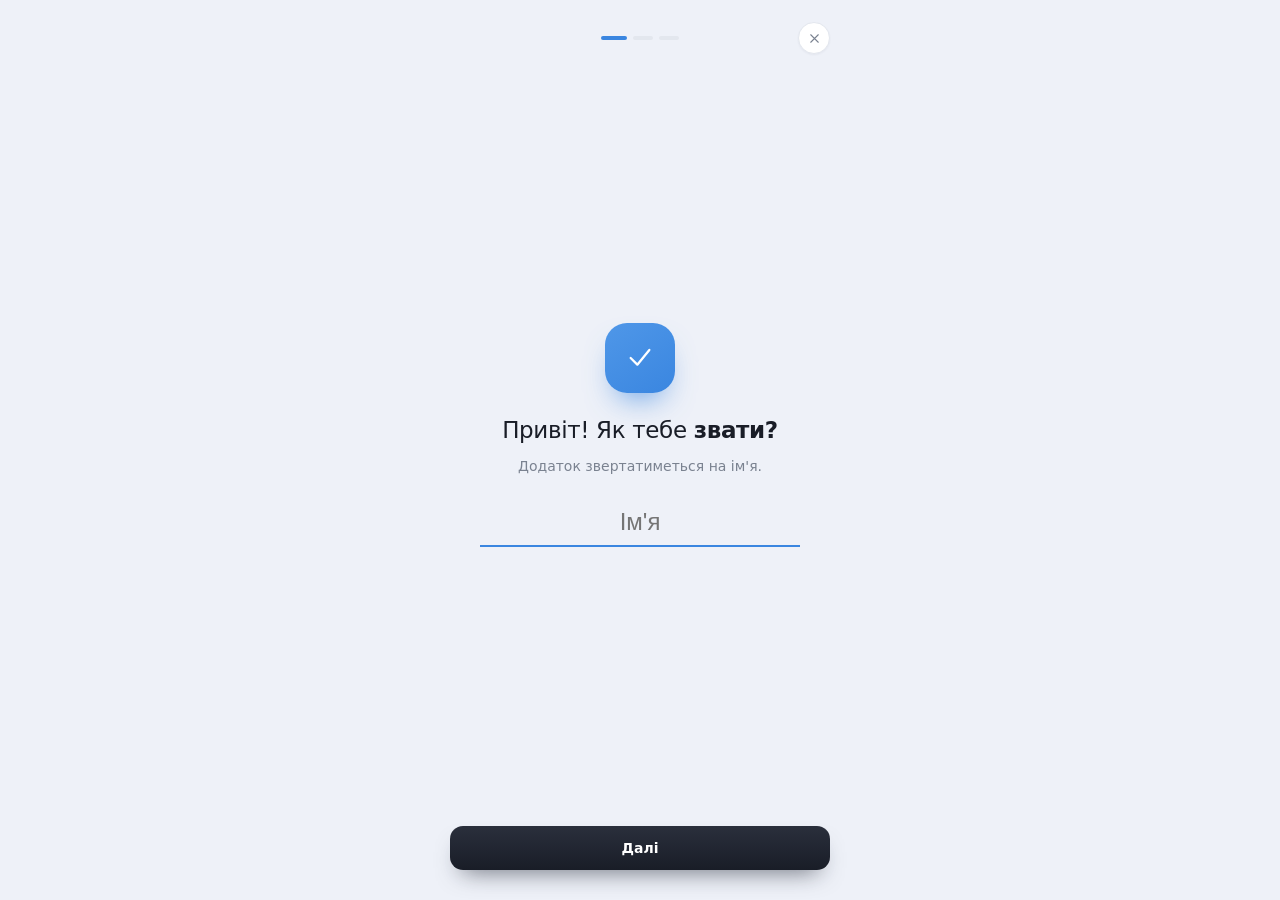
<file: index.html>
<!doctype html>
<html lang="uk">
<head>
  <meta charset="utf-8">
  <meta name="viewport" content="width=device-width, initial-scale=1, viewport-fit=cover">
  <title>пілюлі — трекер прийому ліків</title>
  <meta name="description" content="Особистий трекер прийому ліків та вітамінів. Локальний, приватний, працює офлайн.">
  <meta name="theme-color" content="#3a86e0">
  <link rel="manifest" href="manifest.webmanifest">
  <link rel="icon" href="icons/favicon.ico">
  <link rel="apple-touch-icon" href="icons/apple-touch-icon.png">
  <link rel="stylesheet" href="styles/tokens.css?v=2">
  <link rel="stylesheet" href="styles/app.css?v=2">
</head>
<body>
  <div id="app"></div>
  <nav id="tabbar" class="tabbar hidden"></nav>

  <script src="js/icons.js?v=2"></script>
  <script src="js/schedule.js?v=2"></script>
  <script src="js/store.js?v=2"></script>
  <script src="js/ui.js?v=2"></script>
  <script src="js/views/onboarding.js?v=2"></script>
  <script src="js/views/today.js?v=2"></script>
  <script src="js/views/addMed.js?v=2"></script>
  <script src="js/views/stats.js?v=2"></script>
  <script src="js/views/reminders.js?v=2"></script>
  <script src="js/views/settings.js?v=2"></script>
  <script src="js/main.js?v=2"></script>
</body>
</html>
</file>
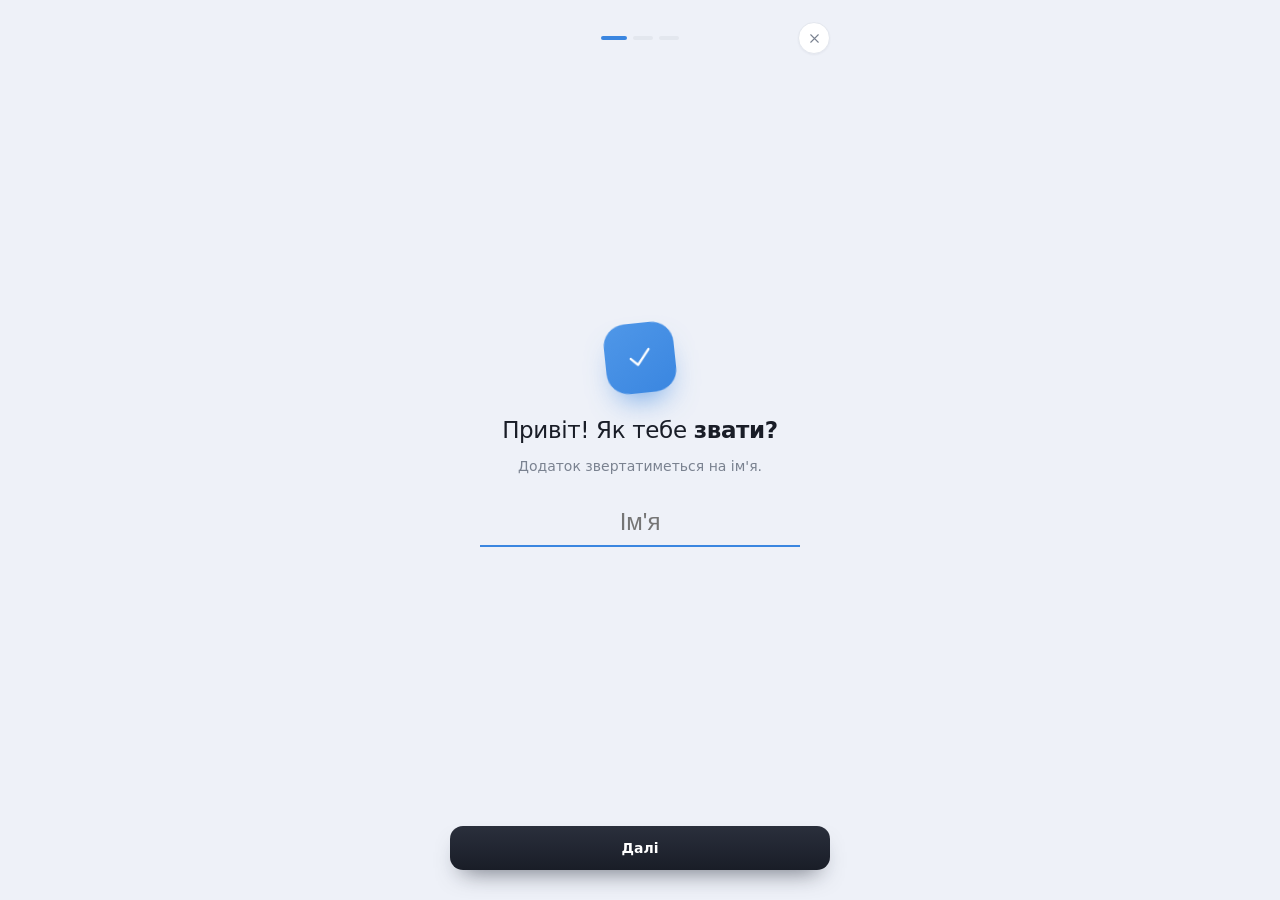
<file: reset.html>
<!doctype html>
<html lang="uk">
<head>
  <meta charset="utf-8">
  <meta name="viewport" content="width=device-width, initial-scale=1">
  <title>Скидання кешу — пілюлі</title>
  <style>
    body{margin:0;min-height:100vh;display:grid;place-items:center;background:#eef1f8;
      font-family:"Segoe UI",system-ui,sans-serif;color:#191d27}
    .box{text-align:center;background:#fff;border:1px solid #e3e7ee;border-radius:20px;
      padding:32px 28px;box-shadow:0 20px 50px -30px rgba(28,40,72,.4);max-width:360px}
    .dot{width:52px;height:52px;border-radius:16px;background:linear-gradient(140deg,#5a9be8,#3a86e0);
      margin:0 auto 16px;display:grid;place-items:center}
    .dot::after{content:"";width:18px;height:18px;border-radius:50%;background:#fff}
    h1{font-size:19px;margin:0 0 8px}
    p{color:#7a8290;font-size:14px;margin:0 0 6px;line-height:1.5}
    b{color:#28966a}
  </style>
</head>
<body>
  <div class="box">
    <div class="dot"></div>
    <h1>Чищу кеш…</h1>
    <p id="msg">Прибираю стару версію застосунку.</p>
  </div>
  <script>
    (async function () {
      try {
        if ('serviceWorker' in navigator) {
          const rs = await navigator.serviceWorker.getRegistrations();
          for (const r of rs) await r.unregister();
        }
        if (window.caches) {
          const ks = await caches.keys();
          for (const k of ks) await caches.delete(k);
        }
      } catch (e) {}
      document.getElementById('msg').innerHTML = '<b>Готово ✓</b> Відкриваю свіжу версію…';
      setTimeout(function () { location.replace('index.html?fresh=' + Date.now()); }, 900);
    })();
  </script>
</body>
</html>
</file>
<file: styles/tokens.css>
/* Design tokens — світла тема трекера «пілюлі».
   Усі кольори застосунку в одному місці. Зміни hex тут — і онови сторінку. */
:root{
  /* тло та поверхні */
  --page:#eef1f8;      /* тло сторінки */
  --bg:#f4f6fb;        /* тло контенту */
  --card:#ffffff;      /* картки */
  --card-2:#f8fafd;    /* друге тло (розгортання, поля) */

  /* текст і лінії */
  --ink:#191d27;       /* основний текст */
  --ink-2:#3a414f;     /* вторинний текст */
  --muted:#7a8290;     /* приглушений */
  --faint:#aab1be;     /* ледь помітний */
  --line:#eef0f5;      /* тонкі лінії */
  --line-2:#e3e7ee;    /* межі полів */
  --divider:#d9dde4;   /* роздільник у списках */
  --divider-done:#c7ddcd;/* роздільник між прийнятими */

  /* акценти (сенс-кольори) */
  --azure:#3a86e0;     /* основний акцент — блакитний */
  --azure-ink:#2f72c9; /* темніший блакитний (текст) */
  --azure-soft:#eaf2fd;/* блакитна підкладка */
  --azure-deep:#4f97e8;
  --green:#28966a;     /* «прийнято» */
  --green-ink:#1e875d;
  --green-soft:#eaf4ee;
  --amber:#bf882f;     /* «відкладено» (snooze) */
  --amber-soft:#f7efdd;
  --rose:#c26a99;      /* вагінальне / жіноче */
  --rose-soft:#f8edf3;
  --red:#cc584c;       /* «пропущено» / видалити */
  --red-soft:#fae9e7;
  --lime:#dff16a;

  /* тіні */
  --sh-sm:0 1px 2px rgba(30,42,72,.05);
  --sh-card:0 1px 2px rgba(30,42,72,.04), 0 14px 34px -24px rgba(30,42,72,.42);
  --sh-float:0 12px 26px -12px rgba(30,42,72,.42);
  --sh-frame:0 30px 70px -40px rgba(28,40,72,.4);

  --radius:18px;
  --sans:"Segoe UI Variable Text","Segoe UI",system-ui,-apple-system,Roboto,Helvetica,Arial,sans-serif;
  --mono:"Cascadia Code","SF Mono",ui-monospace,Consolas,monospace;
}
</file>
<file: styles/app.css>
*{box-sizing:border-box}
html,body{margin:0;padding:0}
body{background:var(--page);color:var(--ink);font-family:var(--sans);-webkit-font-smoothing:antialiased;line-height:1.5}
button{font-family:inherit}
.ic{width:18px;height:18px;stroke:currentColor;fill:none;stroke-width:1.7;stroke-linecap:round;stroke-linejoin:round;flex:0 0 auto}
.ic.sm{width:15px;height:15px}
.ic.lg{width:26px;height:26px}
.tnum{font-variant-numeric:tabular-nums}
.hidden{display:none!important}

/* app shell */
#app{min-height:100vh}
.wrap{max-width:760px;margin:0 auto;padding:20px 18px 110px}
@media(min-width:761px){.wrap{padding-bottom:60px}}

/* top gradient banner (home) */
.hero-wave{position:absolute;top:0;left:0;right:0;height:340px;z-index:0;pointer-events:none;overflow:hidden}
.hero-wave svg{width:100%;height:100%;display:block}

/* top bars */
.topbar{display:flex;align-items:center;justify-content:space-between;gap:12px;position:relative;z-index:2;margin-bottom:16px}
.brand{display:flex;align-items:center;gap:9px;font-weight:700;font-size:16px;letter-spacing:-.01em}
.brand .dot{width:26px;height:26px;border-radius:8px;background:linear-gradient(140deg,var(--azure-deep),var(--azure) 70%);display:grid;place-items:center;box-shadow:0 6px 14px -6px rgba(58,134,224,.7)}
.brand .dot::after{content:"";width:10px;height:10px;border-radius:999px;background:#fff}
.top-actions{display:flex;gap:8px}
.iconbtn{width:38px;height:38px;border-radius:999px;background:var(--card);border:1px solid var(--line-2);display:grid;place-items:center;color:var(--ink-2);cursor:pointer;box-shadow:var(--sh-sm)}
.iconbtn:hover{color:var(--azure-ink);border-color:var(--azure)}
.tabs{display:flex;gap:4px;background:var(--card);border:1px solid var(--line-2);border-radius:999px;padding:4px;box-shadow:var(--sh-sm);flex-wrap:wrap}
.tabs button{font-size:13px;color:var(--muted);border:none;background:none;padding:7px 14px;border-radius:999px;font-weight:560;cursor:pointer}
.tabs button.on{background:var(--azure);color:#fff}
.backbtn{display:inline-flex;align-items:center;gap:6px;background:none;border:none;color:var(--muted);font-size:14px;font-weight:560;cursor:pointer;padding:6px 2px}
.backbtn:hover{color:var(--ink)}

/* greeting */
.greetrow{display:flex;align-items:flex-start;justify-content:space-between;gap:16px;flex-wrap:wrap;position:relative;z-index:2;margin-bottom:10px}
.greet{font-size:30px;font-weight:300;letter-spacing:-.02em;margin:0 0 6px}
.greet b{font-weight:640}
.substreak{display:flex;align-items:center;gap:8px;flex-wrap:wrap}
.streak{display:inline-flex;align-items:center;gap:6px;background:var(--card);border:1px solid var(--line-2);border-radius:999px;padding:4px 11px;font-size:12.5px;font-weight:600}
.substreak .muted{color:var(--muted);font-size:13.5px}
.startfield{display:flex;align-items:center;gap:11px;background:var(--card);border:1px solid var(--line-2);border-radius:13px;padding:9px 13px;box-shadow:var(--sh-sm)}
.startfield .si{width:34px;height:34px;border-radius:9px;background:var(--azure-soft);display:grid;place-items:center;color:var(--azure-ink)}
.startfield .sl{font-size:10.5px;color:var(--muted);font-weight:600;letter-spacing:.04em}
.startfield input{border:none;background:none;font:inherit;color:var(--ink);font-weight:620;font-size:14.5px;padding:2px 0 0;cursor:pointer}
/* дата/час: світлий нативний віджет */
input[type=date],input[type=time]{color-scheme:light}

/* section heading */
.sec{display:flex;align-items:center;justify-content:space-between;margin:0 2px 12px;position:relative;z-index:2}
.sec h4{font-size:17px;font-weight:660;margin:0;letter-spacing:-.01em}
.sec .act{font-size:12.5px;color:var(--ink-2);background:var(--card);border:1px solid var(--line-2);border-radius:999px;padding:6px 14px;cursor:pointer;font-weight:560;display:inline-flex;align-items:center;gap:6px}
.divlabel{font-size:11px;letter-spacing:.14em;text-transform:uppercase;color:var(--faint);font-weight:650;margin:0 2px 10px;position:relative;z-index:2}

/* your meds */
.meds{display:grid;grid-template-columns:repeat(auto-fill,minmax(155px,1fr));gap:13px;margin-bottom:22px;position:relative;z-index:2}
.medcard{background:var(--card);border:1px solid var(--line);border-radius:18px;padding:15px;box-shadow:var(--sh-card)}
.medcard .top{display:flex;align-items:center;justify-content:space-between;margin-bottom:10px}
.medcard .si{width:34px;height:34px;border-radius:10px;display:grid;place-items:center}
.medcard .si .ic{width:20px;height:20px}
.medcard .mn{font-size:15px;font-weight:660}
.medcard .mm{font-size:12.5px;color:var(--muted);margin-top:2px}
.medcard .pl{display:flex;justify-content:space-between;font-size:12px;color:var(--muted);font-weight:580;margin-bottom:7px}
.medcard .pl b{color:var(--ink-2);font-weight:640}
.mini{height:6px;border-radius:4px;background:var(--line-2);overflow:hidden}
.mini>i{display:block;height:100%;border-radius:4px;background:linear-gradient(90deg,var(--azure-deep),var(--azure))}
.medcard .left{display:inline-flex;margin-top:11px;background:var(--azure-soft);color:var(--azure-ink);font-size:11px;font-weight:640;padding:4px 11px;border-radius:999px}

/* day switcher */
.dayrow{display:flex;flex-direction:column;align-items:center;gap:8px;padding:6px 0 16px;position:relative;z-index:2}
.dayswitch{display:flex;align-items:center;justify-content:space-between;gap:12px;width:100%;background:var(--card);border:1px solid var(--line-2);border-radius:14px;padding:8px 10px;box-shadow:var(--sh-sm)}
.dayswitch .arw{width:34px;height:34px;border-radius:10px;background:var(--card-2);border:1px solid var(--line-2);display:grid;place-items:center;color:var(--ink-2);cursor:pointer}
.dayswitch .arw:hover{color:var(--azure-ink);border-color:var(--azure)}
.dayswitch .dd{text-align:center}
.dayswitch .dd .d1{font-size:14.5px;font-weight:660}
.dayswitch .dd .d2{font-size:11.5px;color:var(--muted);margin-top:1px}
.takensmall{display:inline-flex;align-items:center;gap:6px;font-size:12px;color:var(--muted);font-weight:560}
.takensmall .dotg{width:7px;height:7px;border-radius:50%;background:var(--green)}
.takensmall b{color:var(--ink-2);font-weight:680}

/* schedule blocks */
.blocks{display:flex;flex-direction:column;gap:13px;position:relative;z-index:2}
.block{background:var(--card);border:1px solid var(--line);border-radius:18px;overflow:hidden;box-shadow:var(--sh-card)}
.bh{display:flex;align-items:center;justify-content:space-between;padding:14px 17px 12px}
.bh .bt{display:flex;align-items:center;gap:11px;font-weight:620;font-size:14.5px}
.bh .tico{width:32px;height:32px;border-radius:10px;display:grid;place-items:center;color:#fff}
.bh .tico .ic{width:16px;height:16px}
.bh .btime{font-size:13px;color:var(--azure);font-weight:660}
.dose{display:flex;align-items:flex-start;gap:13px;padding:13px 17px;border-top:1px solid var(--divider)}
.check{width:28px;height:28px;border-radius:9px;border:2px solid var(--line-2);background:var(--card);display:grid;place-items:center;cursor:pointer;flex:0 0 auto;color:transparent;margin-top:1px;transition:.12s}
.check .ic{width:15px;height:15px}
.dose .di{flex:1;min-width:0}
.dose .dn{font-size:14.5px;font-weight:640;color:var(--ink)}
.dose .dn .dd{color:var(--azure);font-weight:600;font-size:13.5px;margin-left:7px}
.dose .note{font-size:12.5px;color:var(--muted);margin-top:3px;line-height:1.5}
.dose .later{font-size:12px;color:var(--ink-2);background:var(--card);border:1px solid var(--line-2);border-radius:9px;padding:6px 11px;display:inline-flex;align-items:center;gap:5px;cursor:pointer;font-weight:560;margin-top:1px;white-space:nowrap}
.dose.done{background:var(--green-soft);border-top-color:var(--divider-done)}
.dose.done .check{background:var(--green);border-color:var(--green);color:#fff}
.dose.snoozed{background:var(--amber-soft)}
.dose.snoozed .check{border-color:var(--amber)}
.chip{display:inline-flex;align-items:center;gap:5px;font-size:11.5px;font-weight:640;padding:3px 10px;border-radius:999px;white-space:nowrap}
.chip.amber{background:var(--amber-soft);color:var(--amber)}
.chip.azure{background:var(--azure-soft);color:var(--azure-ink)}
.chip.grey{background:var(--line-2);color:var(--muted)}
.empty-day{padding:26px 16px;text-align:center;color:var(--muted);font-size:14px}

/* reminders */
.rem{background:var(--card);border:1px solid var(--line);border-radius:18px;overflow:hidden;box-shadow:var(--sh-card);position:relative;z-index:2}
.rem details{border-top:1px solid var(--line)}
.rem details:first-child{border-top:none}
.rem summary{list-style:none;cursor:pointer;display:flex;align-items:center;gap:11px;padding:13px 17px}
.rem summary::-webkit-details-marker{display:none}
.rem .ri{width:30px;height:30px;border-radius:9px;background:var(--azure-soft);color:var(--azure-ink);display:grid;place-items:center;flex:0 0 auto}
.rem .rt{flex:1;font-size:14px;font-weight:600}
.rem .rt small{display:block;color:var(--muted);font-weight:500;font-size:12px;margin-top:1px}
.rem .chev{color:var(--faint);transition:.2s}
.rem details[open] .chev{transform:rotate(90deg)}
.rem .rbody{padding:0 17px 15px 60px;font-size:13.5px;color:var(--ink-2);line-height:1.55}
.rem .rbody img{max-width:100%;border-radius:11px;margin-top:11px;display:block}
.rem .rbody .rmActs{margin-top:10px;display:flex;gap:8px}

/* generic buttons */
.btn{border:1px solid var(--line-2);background:var(--card);border-radius:11px;padding:10px 14px;font-size:13px;font-weight:590;cursor:pointer;color:var(--ink-2);display:inline-flex;align-items:center;justify-content:center;gap:7px;box-shadow:var(--sh-sm)}
.btn.primary{border:none;background:linear-gradient(180deg,#2a2f3c,#191d27);color:#fff;box-shadow:0 12px 24px -12px rgba(20,25,40,.7)}
.btn.azure{border:none;background:var(--azure);color:#fff}
.btn.soft{background:var(--azure-soft);border-color:transparent;color:var(--azure-ink)}
.btn.danger{background:var(--red-soft);border-color:transparent;color:var(--red)}
.btn.block{width:100%}
.btn.lg{padding:14px;font-size:14px;font-weight:640;border-radius:13px}

/* onboarding */
.onb{max-width:420px;margin:0 auto;min-height:100vh;display:flex;flex-direction:column;padding:22px 20px 30px}
.step-nav{display:grid;grid-template-columns:1fr auto 1fr;align-items:center;margin-bottom:8px}
.step-nav .back{justify-self:start;background:none;border:none;color:var(--muted);font-size:13px;font-weight:590;cursor:pointer;padding:4px 2px}
.step-nav .dots{display:flex;gap:6px;justify-content:center}
.step-nav .dots i{width:20px;height:4px;border-radius:3px;background:var(--line-2)}
.step-nav .dots i.on{background:var(--azure);width:26px}
.step-nav .xclose{justify-self:end;width:32px;height:32px;border-radius:999px;background:var(--card);border:1px solid var(--line-2);color:var(--muted);display:grid;place-items:center;cursor:pointer;box-shadow:var(--sh-sm)}
.onb .mid{flex:1;display:flex;flex-direction:column;align-items:center;justify-content:center;text-align:center;gap:4px}
.onb .mid.top{justify-content:flex-start;padding-top:20px}
.cap{width:70px;height:70px;border-radius:22px;background:linear-gradient(145deg,var(--azure-deep),var(--azure));display:grid;place-items:center;margin-bottom:16px;box-shadow:0 16px 30px -12px rgba(58,134,224,.75);animation:float 3.2s ease-in-out infinite}
.cap .ic{width:32px;height:32px;stroke:#fff}
@media(prefers-reduced-motion:reduce){.cap{animation:none}}
@keyframes float{0%,100%{transform:translateY(0) rotate(-6deg)}50%{transform:translateY(-7px) rotate(-6deg)}}
.onb h3{font-size:23px;font-weight:300;letter-spacing:-.015em;margin:0}
.onb h3 b{font-weight:660}
.onb p{color:var(--muted);font-size:14px;margin:4px 0 18px;max-width:30ch}
.nameinput{font-size:24px;font-weight:300;text-align:center;border:none;border-bottom:2px solid var(--azure);background:none;padding:9px 4px;width:84%;color:var(--ink);outline:none}
.bigdate{display:inline-flex;align-items:center;gap:10px;background:var(--azure-soft);border-radius:14px;padding:14px 20px;color:var(--azure-ink);font-weight:640;font-size:16px}
.bigdate input{border:none;background:none;font:inherit;color:var(--azure-ink);font-weight:640}
.meal-list{width:100%;display:flex;flex-direction:column;gap:9px}
.meal{display:flex;align-items:center;gap:11px;background:var(--card-2);border:1px solid var(--line-2);border-radius:13px;padding:8px 10px}
.meal .mi{width:31px;height:31px;border-radius:9px;background:var(--azure-soft);color:var(--azure-ink);display:grid;place-items:center;flex:0 0 auto}
.meal .ml{flex:1;text-align:left;font-size:13.5px;font-weight:560}
.meal input[type=time]{border:1px solid var(--line-2);border-radius:10px;padding:6px 9px;font:inherit;font-weight:620;font-size:13.5px;background:var(--card);color:var(--ink)}
.meal .toggle{width:40px;height:24px;border-radius:999px;background:var(--azure);position:relative;cursor:pointer;flex:0 0 auto;border:none}
.meal .toggle::after{content:"";position:absolute;top:3px;left:3px;width:18px;height:18px;border-radius:50%;background:#fff;transition:.18s}
.meal .toggle.off{background:var(--line-2)}
.meal .toggle.off::after{left:auto;right:3px}
.meal.off{opacity:.55}
.onb .go{margin-top:18px}

/* form (add med) */
.panel{max-width:none;margin:0}
.field{margin-bottom:16px}
.field>label{font-size:12.5px;color:var(--muted);font-weight:580;display:block;margin-bottom:7px}
.input{width:100%;border:1px solid var(--line-2);border-radius:12px;padding:12px 14px;font-size:14px;font-family:inherit;color:var(--ink);background:var(--card);box-shadow:var(--sh-sm)}
.input.big{font-size:21px;font-weight:400}
.seg{display:flex;gap:7px;flex-wrap:wrap}
.opt{border:1px solid var(--line-2);background:var(--card);border-radius:11px;padding:9px 13px;font-size:12.5px;color:var(--ink-2);cursor:pointer;font-weight:570;display:inline-flex;align-items:center;gap:6px;box-shadow:var(--sh-sm)}
.opt.on{background:var(--azure);border-color:var(--azure);color:#fff}
.opt.color{width:30px;height:30px;padding:0;border-radius:9px}
.opt.color.on{box-shadow:0 0 0 3px var(--azure-soft),0 0 0 4px var(--azure)}
.tworow{display:grid;grid-template-columns:1fr 1fr;gap:12px}
.anchor{border:1px solid var(--line-2);border-radius:15px;padding:14px;background:var(--card-2);margin-bottom:11px}
.anchor .atop{display:flex;align-items:center;justify-content:space-between;margin-bottom:11px}
.anchor .atop .num{font-size:12px;color:var(--azure-ink);font-weight:660;letter-spacing:.02em}
.anchor .rm{background:none;border:none;color:var(--faint);cursor:pointer;font-size:12px}
.customrow{display:flex;align-items:center;gap:8px;margin-top:11px;font-size:13px;color:var(--ink-2);flex-wrap:wrap}
.customrow input,.customrow select{border:1px solid var(--line-2);border-radius:10px;padding:8px 10px;font:inherit;font-weight:600;background:var(--card);color:var(--ink)}
.customrow input{width:64px;text-align:center}
.rtime{display:flex;align-items:center;gap:8px;background:var(--azure-soft);color:var(--azure-ink);border-radius:11px;padding:10px 13px;font-size:13px;font-weight:620;margin-top:11px}
.rtime small{font-weight:500;color:var(--muted)}
.adv{margin-top:10px;border-top:1px solid var(--line);padding-top:16px}
.adv summary{font-size:13px;color:var(--azure-ink);font-weight:620;cursor:pointer;list-style:none;display:flex;align-items:center;gap:7px}
.adv summary::-webkit-details-marker{display:none}
.photo-filled{border:1px solid var(--line-2);border-radius:12px;padding:9px;background:var(--card-2);display:flex;gap:11px;align-items:center}
.photo-filled .thumb{width:56px;height:56px;border-radius:10px;flex:0 0 auto;display:grid;place-items:center;color:var(--faint);border:1px solid var(--line-2);overflow:hidden;background:var(--card)}
.photo-filled .thumb img{width:100%;height:100%;object-fit:cover}
.pf-actions{display:flex;flex-direction:column;gap:7px}

/* stats */
.stat-top{display:grid;grid-template-columns:1.35fr 1fr 1fr;gap:14px;margin-bottom:15px}
@media(max-width:640px){.stat-top{grid-template-columns:1fr 1fr}}
.bigstat{border-radius:20px;padding:22px;position:relative;overflow:hidden;box-shadow:var(--sh-card);background:
  radial-gradient(90% 120% at 12% 10%,#cfe3ff 0,rgba(207,227,255,0) 55%),
  radial-gradient(90% 120% at 92% 25%,#c6efdf 0,rgba(198,239,223,0) 55%),
  linear-gradient(140deg,#eef4fd,#eaf6f0)}
.bigstat .lab{font-size:12.5px;color:#2a4a44;font-weight:620}
.bigstat .v{font-size:50px;font-weight:250;letter-spacing:-.03em;line-height:1;margin-top:10px;color:#154238}
.bigstat .v small{font-size:20px}
.scard{background:var(--card);border:1px solid var(--line);border-radius:20px;padding:20px;box-shadow:var(--sh-card);display:flex;flex-direction:column;justify-content:center}
.scard .lab{font-size:12.5px;color:var(--muted)}
.scard .v{font-size:34px;font-weight:250;margin-top:6px;line-height:1}
.scard .v small{font-size:13px;color:var(--faint)}
.chartcard{background:var(--card);border:1px solid var(--line);border-radius:20px;padding:20px;margin-bottom:15px;box-shadow:var(--sh-card)}
.chart-head{display:flex;align-items:center;justify-content:space-between;gap:12px;flex-wrap:wrap;margin-bottom:16px}
.chart-head h4{margin:0;font-size:15.5px;font-weight:660}
.filters{display:flex;gap:8px;flex-wrap:wrap}
.fchip{font-size:12px;font-weight:580;padding:7px 13px;border-radius:999px;border:1px solid var(--line-2);background:var(--card);color:var(--ink-2);cursor:pointer;box-shadow:var(--sh-sm)}
.fchip.on{background:var(--azure);border-color:var(--azure);color:#fff}
.permed{background:var(--card);border:1px solid var(--line);border-radius:20px;padding:6px 20px;box-shadow:var(--sh-card)}
.pmrow{display:flex;align-items:center;gap:14px;padding:15px 0;border-bottom:1px solid var(--line)}
.pmrow:last-child{border-bottom:none}
.pmrow .dotc{width:11px;height:11px;border-radius:50%;flex:0 0 auto}
.pmrow .pmn{flex:1;font-size:14px;font-weight:620}
.pmrow .pmn small{display:block;color:var(--muted);font-weight:500;font-size:12px;margin-top:1px}
.pmrow .pmbar{width:120px}
.pmrow .pct{font-size:14.5px;font-weight:680;width:46px;text-align:right}

/* settings */
.setwrap{max-width:none;margin:0}
.group{background:var(--card);border:1px solid var(--line);border-radius:20px;overflow:hidden;margin-bottom:16px;box-shadow:var(--sh-card)}
.group .gt{font-size:11.5px;letter-spacing:.08em;text-transform:uppercase;color:var(--muted);font-weight:680;padding:16px 20px 7px}
.srow{display:flex;align-items:center;gap:13px;padding:14px 20px;border-top:1px solid var(--line)}
.srow:first-of-type{border-top:none}
.srow .si{width:36px;height:36px;border-radius:11px;background:var(--azure-soft);color:var(--azure-ink);display:grid;place-items:center;flex:0 0 auto}
.srow .sl{flex:1}
.srow .sl .t{font-size:14px;font-weight:600}
.srow .sl .d{font-size:12.5px;color:var(--muted);margin-top:1px}
.srow .val{font-size:14px;font-weight:640;color:var(--ink-2)}
.srow input[type=time],.srow input[type=text],.srow input[type=date]{border:1px solid var(--line-2);border-radius:9px;padding:7px 11px;font:inherit;font-weight:620;background:var(--card);color:var(--ink);color-scheme:light}
.switch{width:46px;height:27px;border-radius:999px;background:var(--azure);position:relative;flex:0 0 auto;cursor:pointer;border:none}
.switch::after{content:"";position:absolute;top:3px;left:3px;width:21px;height:21px;border-radius:50%;background:#fff;transition:.2s;box-shadow:0 2px 4px rgba(0,0,0,.2)}
.switch.off{background:var(--line-2)}
.switch.off::after{left:auto;right:3px}
.snooze-seg{display:flex;gap:8px;padding:4px 20px 18px}
.snooze-seg .opt{flex:1;justify-content:center}
.dbtn{display:flex;gap:10px;padding:6px 20px 18px}
.dbtn .btn{flex:1}
.medhead{display:flex;align-items:center;gap:13px;padding:15px 20px;border-top:1px solid var(--line);cursor:pointer}
.medhead:first-of-type{border-top:none}
.medhead .si{width:38px;height:38px;border-radius:11px;display:grid;place-items:center;flex:0 0 auto}
.medhead .ml{flex:1}
.medhead .ml .t{font-size:14.5px;font-weight:640}
.medhead .ml .d{font-size:12.5px;color:var(--muted);margin-top:2px}
.medhead .mededit{width:32px;height:32px;border-radius:9px;background:var(--card);border:1px solid var(--line-2);color:var(--azure-ink);display:grid;place-items:center;cursor:pointer;box-shadow:var(--sh-sm)}
.medhead .chev{color:var(--faint)}
.medparams{background:var(--card-2);border-top:1px solid var(--line);padding:16px 20px}
.pgrid{display:flex;flex-direction:column}
.pitem{display:flex;justify-content:space-between;align-items:baseline;gap:18px;padding:11px 0;border-bottom:1px solid var(--line)}
.pitem:last-child{border-bottom:none}
.pitem .pk{font-size:11px;color:var(--faint);font-weight:680;text-transform:uppercase;letter-spacing:.05em;flex:0 0 auto}
.pitem .pv{font-size:13.5px;font-weight:590;color:var(--ink);text-align:right}
.medactions{display:flex;gap:9px;margin-top:16px;flex-wrap:wrap}
.addmed{display:flex;align-items:center;justify-content:center;gap:7px;padding:15px;border-top:1px solid var(--line);color:var(--azure-ink);font-weight:620;font-size:13.5px;cursor:pointer}

/* mobile bottom tab bar */
.tabbar{position:fixed;left:0;right:0;bottom:0;z-index:20;display:none;justify-content:space-around;background:var(--card);border-top:1px solid var(--line);padding:9px 6px calc(9px + env(safe-area-inset-bottom))}
.tabbar button{background:none;border:none;display:flex;flex-direction:column;align-items:center;gap:3px;font-size:10.5px;color:var(--faint);font-weight:560;cursor:pointer}
.tabbar button.on{color:var(--azure)}
@media(max-width:760px){.tabbar{display:flex}.tabs{display:none}}

/* modal / toast */
.toast{position:fixed;left:50%;bottom:84px;transform:translateX(-50%);background:var(--ink);color:#fff;padding:11px 18px;border-radius:12px;font-size:13.5px;font-weight:560;box-shadow:var(--sh-float);z-index:50;opacity:0;transition:.25s;pointer-events:none}
.toast.show{opacity:1;bottom:96px}
@media(min-width:761px){.toast{bottom:30px}.toast.show{bottom:42px}}
</file>
